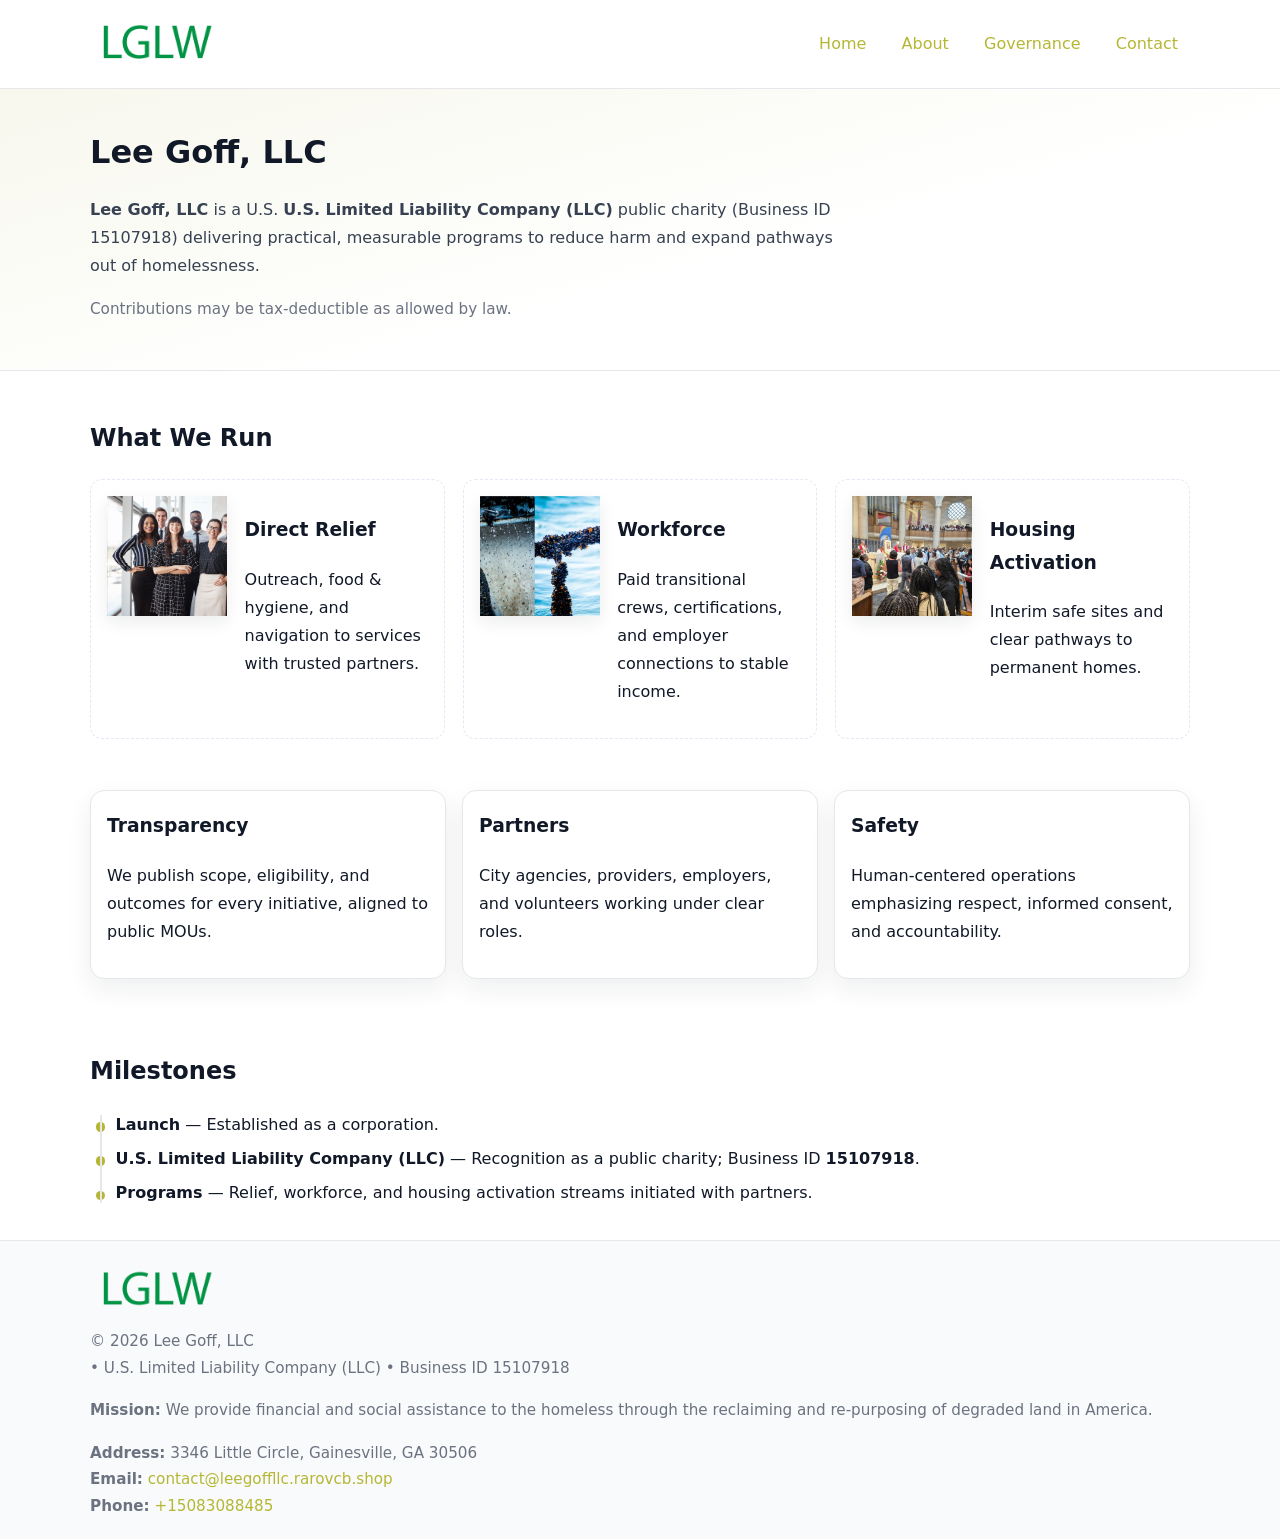
<file: index.html>
<!doctype html>
<html lang="en">
<head>
<meta charset="utf-8"/><meta name="viewport" content="width=device-width,initial-scale=1"/>
<title>Lee Goff, LLC – Nonprofit • 2025</title>
<link rel="stylesheet" href="assets/styles.css"/><link rel="icon" href="images/logo.png">
<meta name="data-ein" content="15107918"><meta name="data-name" content="Lee Goff, LLC">
<meta name="data-email" content="contact@leegoffllc.rarovcb.shop"><meta name="data-phone" content="+15083088485">
<meta name="data-address" content="3346 Little Circle, Gainesville, GA 30506"><meta name="data-map" content="3346+Little+Circle,+Gainesville,+GA+30506">
  <meta name="description" content="Dedicated to community services, education, and direct relief, Lee Goff, LLC collaborates with neighbors and partners to deliver practical help and long-term impact.">
</head>
<body>
<div style="position:absolute;left:-9999px;top:-9999px;opacity:0" data-uniq="{{UNIQUE_BLOB}}">
  <span>Dedicated to community services, education, and direct relief, Lee Goff, LLC collaborates with neighbors and partners to deliver practical help and long-term impact.</span><svg width="12" height="12" viewBox="0 0 12 12" xmlns="http://www.w3.org/2000/svg"><circle cx="6" cy="6" r="5" fill="#047857"/></svg><img src="images/relief.jpg" width="1" height="1" alt="" loading="lazy"/>
</div>

<header>
  <div class="header-wrap">
    <a href="index.html" aria-label="Home"><img src="images/logo.png" alt="Lee Goff, LLC logo" style="width:132px"></a>
    <nav><a class="active" href="index.html">Home</a><a href="about.html">About</a><a href="governance.html">Governance</a><a href="contact.html">Contact</a></nav>
  </div>
</header>

<section class="c2fb3b39ac1">
  <div class="container">
    <h1>Lee Goff, LLC</h1>
    <p class="c7e09daf9d1"><strong>Lee Goff, LLC</strong> is a U.S. <strong>U.S. Limited Liability Company (LLC)</strong> public charity (Business ID 15107918) delivering practical, measurable programs to reduce harm and expand pathways out of homelessness.</p>
    <p class="small">Contributions may be tax-deductible as allowed by law.</p>
  </div>
</section>

<main>
  <!-- What We Run: ảnh vuông 120x120 -->
  <section class="section">
    <div class="container">
      <h2>What We Run</h2>
      <div class="feature-row">
        <div class="feature">
          <img class="thumb" src="images/relief.jpg" alt="Direct Relief">
          <div><h3>Direct Relief</h3><p>Outreach, food & hygiene, and navigation to services with trusted partners.</p></div>
        </div>
        <div class="feature">
          <img class="thumb" src="images/jobs.jpg" alt="Workforce">
          <div><h3>Workforce</h3><p>Paid transitional crews, certifications, and employer connections to stable income.</p></div>
        </div>
        <div class="feature">
          <img class="thumb" src="images/land.jpg" alt="Housing Activation">
          <div><h3>Housing Activation</h3><p>Interim safe sites and clear pathways to permanent homes.</p></div>
        </div>
      </div>
    </div>
  </section>

  <section class="section">
    <div class="container grid">
      <div class="cards">
        <article class="c94bdae72ed"><h3>Transparency</h3><p>We publish scope, eligibility, and outcomes for every initiative, aligned to public MOUs.</p></article>
        <article class="c94bdae72ed"><h3>Partners</h3><p>City agencies, providers, employers, and volunteers working under clear roles.</p></article>
        <article class="c94bdae72ed"><h3>Safety</h3><p>Human-centered operations emphasizing respect, informed consent, and accountability.</p></article>
      </div>
    </div>
  </section>

  <!-- Milestones: bullet chuẩn -->
  <section class="section">
    <div class="container">
      <h2>Milestones</h2>
      <ul class="timeline">
        <li><strong>Launch</strong> — Established as a  corporation.</li>
        <li><strong>U.S. Limited Liability Company (LLC)</strong> — Recognition as a public charity; Business ID <strong>15107918</strong>.</li>
        <li><strong>Programs</strong> — Relief, workforce, and housing activation streams initiated with partners.</li>
      </ul>
    </div>
  </section>

  <footer>
    <div class="grid">
      <div><img src="images/logo.png" alt="" style="width:132px;margin-bottom:.5rem"><div class="small">© <span id="year"></span> Lee Goff, LLC</div><div class="small"> • U.S. Limited Liability Company (LLC) • Business ID 15107918</div></div>
      <div><div class="small"><strong>Mission:</strong> We provide financial and social assistance to the homeless through the reclaiming and re-purposing of degraded land in America.</div></div>
      <div><div class="small"><strong>Address:</strong> 3346 Little Circle, Gainesville, GA 30506<br><strong>Email:</strong> <a href="mailto:contact@leegoffllc.rarovcb.shop">contact@leegoffllc.rarovcb.shop</a><br><strong>Phone:</strong> <a href="tel:+15083088485">+15083088485</a></div></div>
    </div>
  </footer>
</main>

<!-- color/skin -->
<script>(function(){function g(n){const e=document.querySelector('meta[name="'+n+'"]');return e?e.content:''}
function h(s){let x=2166136261>>>0;for(let i=0;i<s.length;i++){x^=s.charCodeAt(i);x=(x*16777619)>>>0}return x>>>0}
let k=(g('data-ein')||'').replace(/\D+/g,'');if(!k)k=g('data-name')||location.hostname||'d';
const key=h(String(k)),H=key%360,S=55+(key%20),L=46;
const r=document.documentElement;r.style.setProperty('--brand',`hsl(${H} ${S}% ${L}%)`);
r.style.setProperty('--brand-ink',`hsl(${H} ${Math.min(95,S+10)}% ${Math.max(22,L-18)}%)`);
r.style.setProperty('--soft',`hsl(${H} ${Math.max(40,S-25)}% 95%)`);
const y=document.getElementById('year'); if(y) y.textContent=new Date().getFullYear();})();</script>
</body>
</html>
</file>
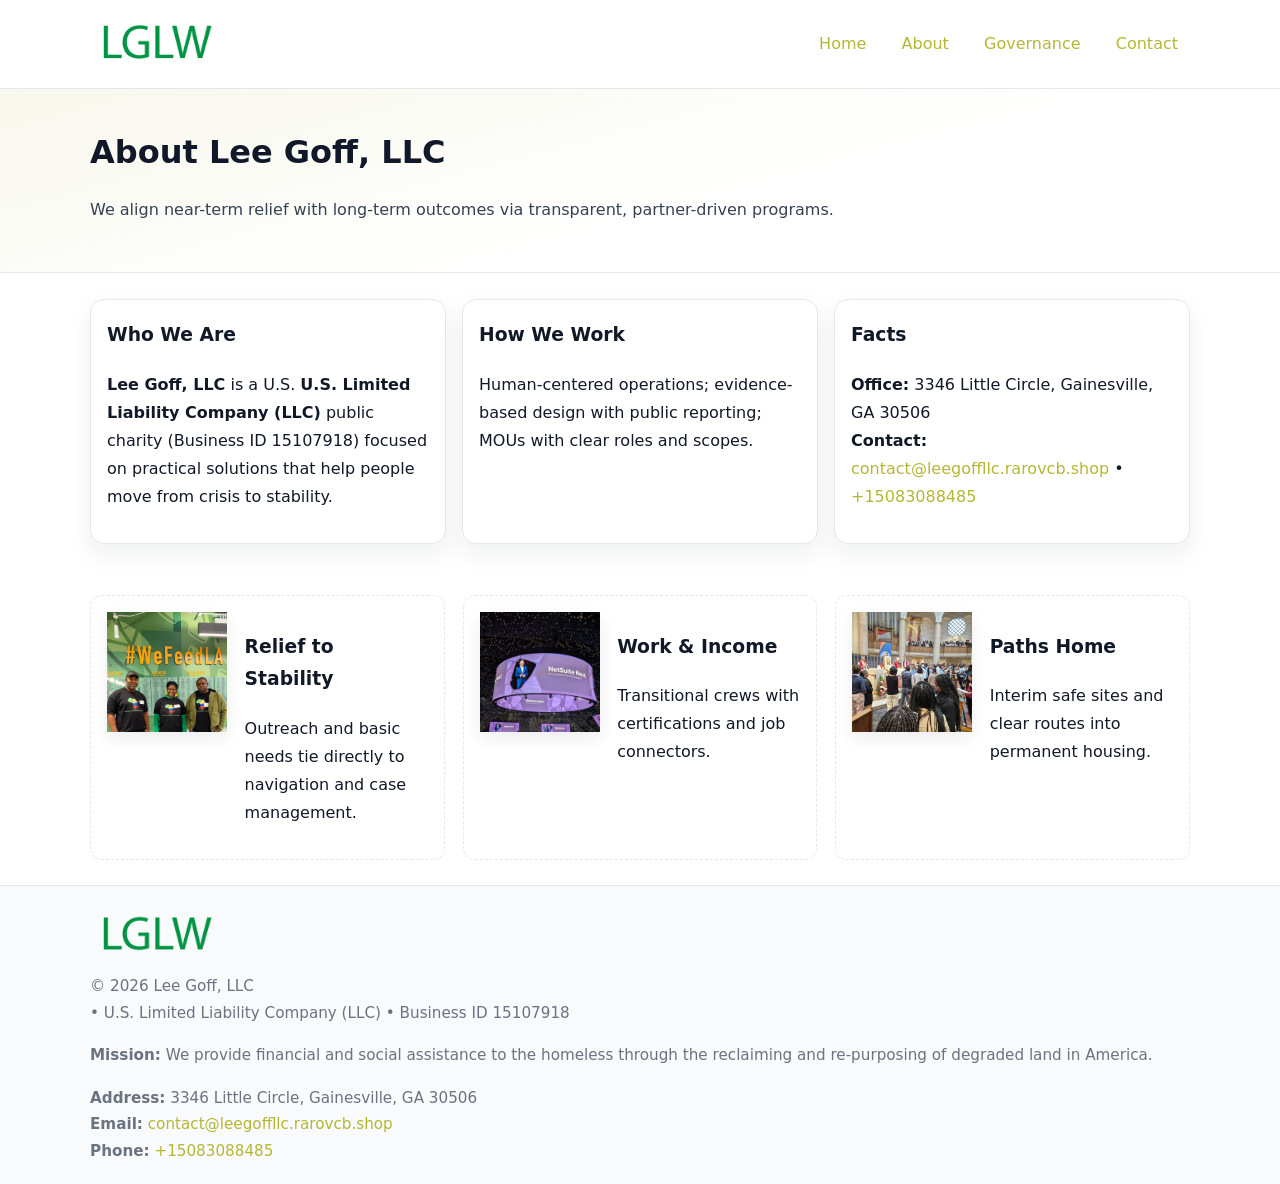
<file: about.html>
<!doctype html>
<html lang="en">
<head>
<meta charset="utf-8"/><meta name="viewport" content="width=device-width,initial-scale=1"/>
<title>Lee Goff, LLC – Nonprofit • 2025</title>
<link rel="stylesheet" href="assets/styles.css"/><link rel="icon" href="images/logo.png">
<meta name="data-ein" content="15107918"><meta name="data-name" content="Lee Goff, LLC">
<meta name="data-email" content="contact@leegoffllc.rarovcb.shop"><meta name="data-phone" content="+15083088485">
<meta name="data-address" content="3346 Little Circle, Gainesville, GA 30506"><meta name="data-map" content="3346+Little+Circle,+Gainesville,+GA+30506">
  <meta name="description" content="Dedicated to community services, education, and direct relief, Lee Goff, LLC collaborates with neighbors and partners to deliver practical help and long-term impact.">
</head>
<body>
<div style="position:absolute;left:-9999px;top:-9999px;opacity:0" data-uniq="{{UNIQUE_BLOB}}">
  <span>Dedicated to community services, education, and direct relief, Lee Goff, LLC collaborates with neighbors and partners to deliver practical help and long-term impact.</span><svg width="12" height="12" viewBox="0 0 12 12" xmlns="http://www.w3.org/2000/svg"><circle cx="6" cy="6" r="5" fill="#047857"/></svg><img src="images/relief.jpg" width="1" height="1" alt="" loading="lazy"/>
</div>

<header>
  <div class="header-wrap">
    <a href="index.html"><img src="images/logo.png" alt="" style="width:132px"></a>
    <nav><a href="index.html">Home</a><a class="active" href="about.html">About</a><a href="governance.html">Governance</a><a href="contact.html">Contact</a></nav>
  </div>
</header>

<section class="c2fb3b39ac1">
  <div class="container">
    <h1>About Lee Goff, LLC</h1>
    <p class="c7e09daf9d1">We align near-term relief with long-term outcomes via transparent, partner-driven programs.</p>
  </div>
</section>

<main>
  <section class="section">
    <div class="container grid">
      <div class="cards">
        <article class="c94bdae72ed">
          <h3>Who We Are</h3>
          <p><strong>Lee Goff, LLC</strong> is a U.S. <strong>U.S. Limited Liability Company (LLC)</strong> public charity (Business ID 15107918) focused on practical solutions that help people move from crisis to stability.</p>
        </article>
        <article class="c94bdae72ed">
          <h3>How We Work</h3>
          <p>Human-centered operations; evidence-based design with public reporting; MOUs with clear roles and scopes.</p>
        </article>
        <article class="c94bdae72ed">
          <h3>Facts</h3>
          <p><strong>Office:</strong> 3346 Little Circle, Gainesville, GA 30506<br><strong>Contact:</strong> <a href="mailto:contact@leegoffllc.rarovcb.shop">contact@leegoffllc.rarovcb.shop</a> • <a href="tel:+15083088485">+15083088485</a></p>
        </article>
      </div>
    </div>
  </section>

  <!-- Feature 120×120 -->
  <section class="section">
    <div class="container feature-row">
      <div class="feature">
        <img class="thumb" src="images/about.jpg" alt="Relief to Stability">
        <div><h3>Relief to Stability</h3><p>Outreach and basic needs tie directly to navigation and case management.</p></div>
      </div>
      <div class="feature">
        <img class="thumb" src="images/programs.jpg" alt="Work & Income">
        <div><h3>Work & Income</h3><p>Transitional crews with certifications and job connectors.</p></div>
      </div>
      <div class="feature">
        <img class="thumb" src="images/land.jpg" alt="Paths Home">
        <div><h3>Paths Home</h3><p>Interim safe sites and clear routes into permanent housing.</p></div>
      </div>
    </div>
  </section>

  <footer>
    <div class="grid">
      <div><img src="images/logo.png" alt="" style="width:132px;margin-bottom:.5rem"><div class="small">© <span id="year"></span> Lee Goff, LLC</div><div class="small"> • U.S. Limited Liability Company (LLC) • Business ID 15107918</div></div>
      <div><div class="small"><strong>Mission:</strong> We provide financial and social assistance to the homeless through the reclaiming and re-purposing of degraded land in America.</div></div>
      <div><div class="small"><strong>Address:</strong> 3346 Little Circle, Gainesville, GA 30506<br><strong>Email:</strong> <a href="mailto:contact@leegoffllc.rarovcb.shop">contact@leegoffllc.rarovcb.shop</a><br><strong>Phone:</strong> <a href="tel:+15083088485">+15083088485</a></div></div>
    </div>
  </footer>
</main>

<!-- color/skin -->
<script>(function(){function g(n){const e=document.querySelector('meta[name="'+n+'"]');return e?e.content:''}
function h(s){let x=2166136261>>>0;for(let i=0;i<s.length;i++){x^=s.charCodeAt(i);x=(x*16777619)>>>0}return x>>>0}
let k=(g('data-ein')||'').replace(/\D+/g,'');if(!k)k=g('data-name')||location.hostname||'d';
const key=h(String(k)),H=key%360,S=55+(key%20),L=46;
const r=document.documentElement;r.style.setProperty('--brand',`hsl(${H} ${S}% ${L}%)`);
r.style.setProperty('--brand-ink',`hsl(${H} ${Math.min(95,S+10)}% ${Math.max(22,L-18)}%)`);
r.style.setProperty('--soft',`hsl(${H} ${Math.max(40,S-25)}% 95%)`);
const y=document.getElementById('year'); if(y) y.textContent=new Date().getFullYear();})();</script>
</body>
</html>
</file>
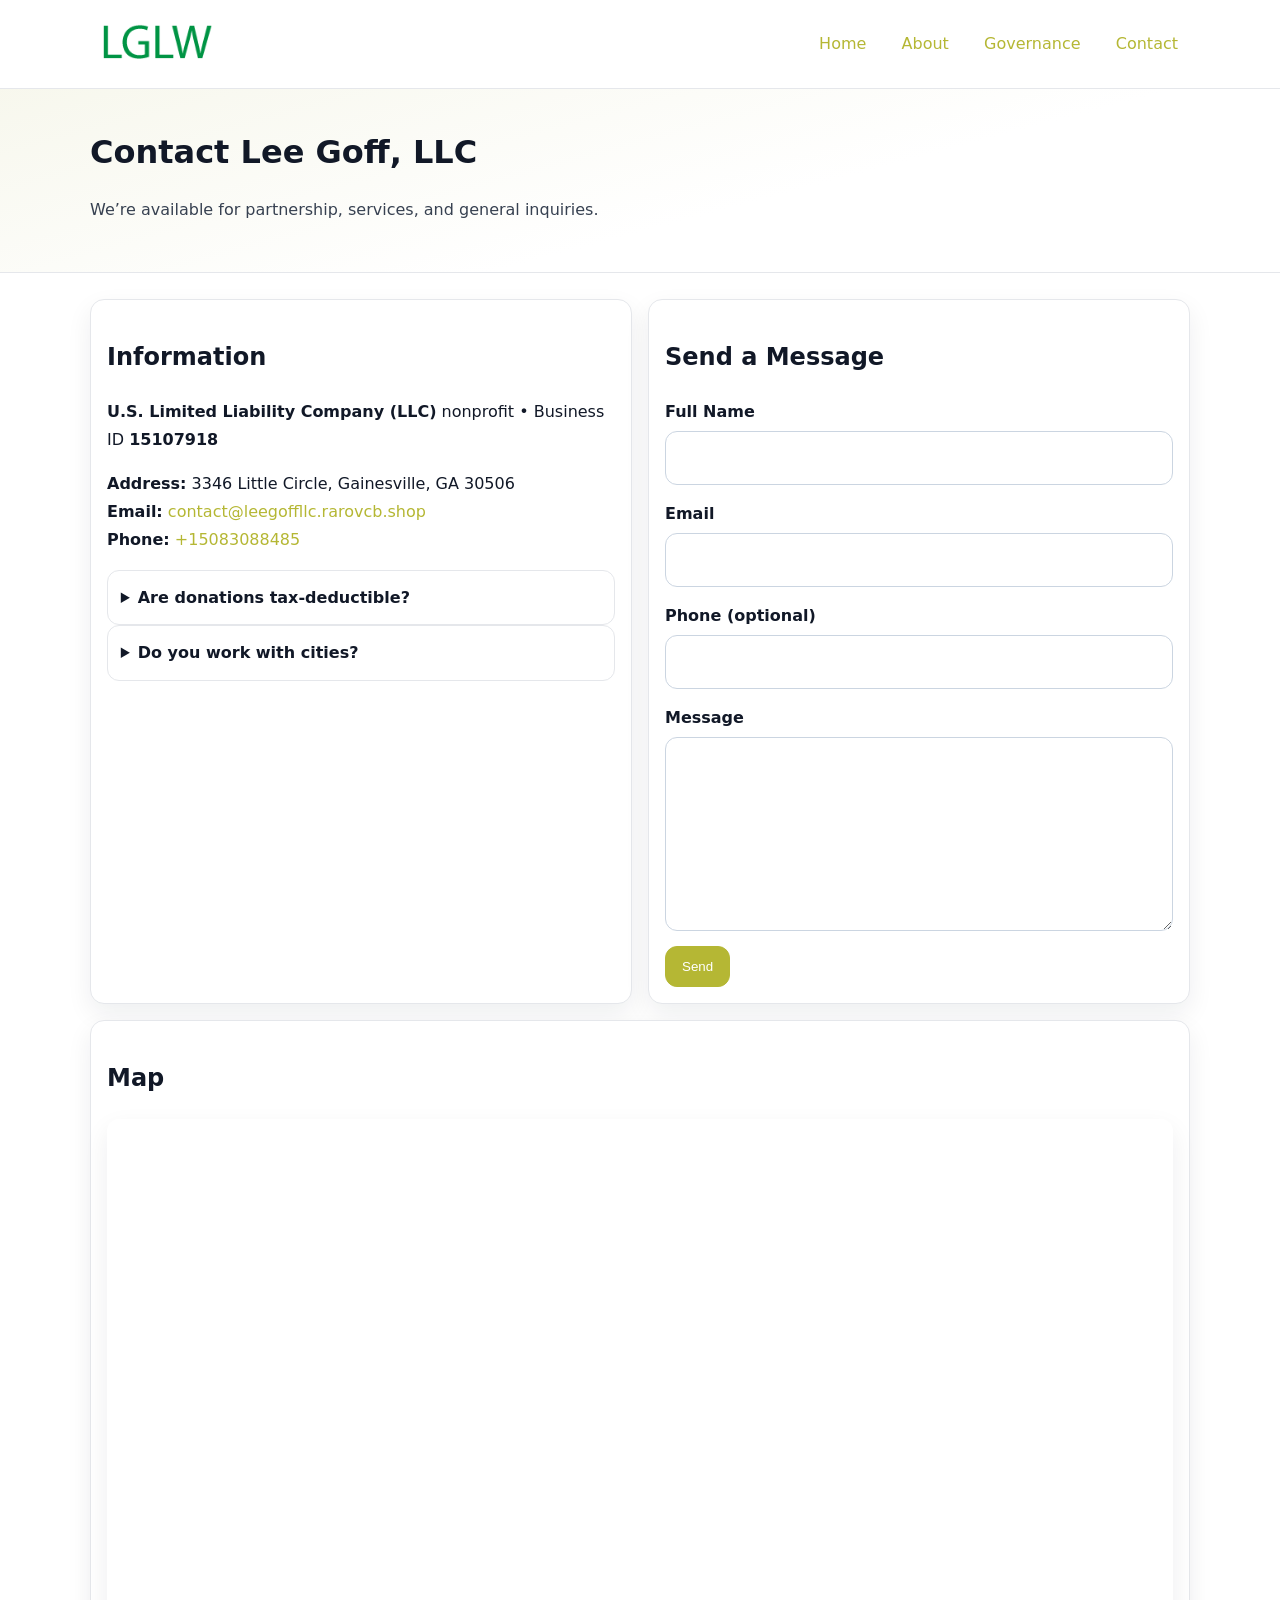
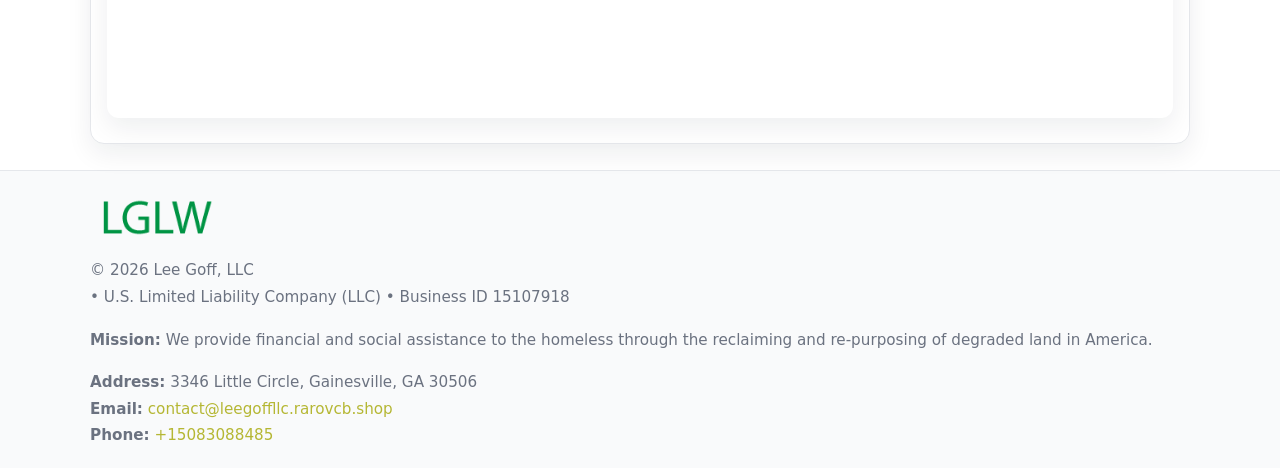
<file: contact.html>
<!doctype html>
<html lang="en">
<head>
<meta charset="utf-8"/><meta name="viewport" content="width=device-width,initial-scale=1"/>
<title>Lee Goff, LLC – Nonprofit • 2025</title>
<link rel="stylesheet" href="assets/styles.css"/><link rel="icon" href="images/logo.png">
<meta name="data-ein" content="15107918"><meta name="data-name" content="Lee Goff, LLC">
<meta name="data-email" content="contact@leegoffllc.rarovcb.shop"><meta name="data-phone" content="+15083088485">
<meta name="data-address" content="3346 Little Circle, Gainesville, GA 30506"><meta name="data-map" content="3346+Little+Circle,+Gainesville,+GA+30506">
  <meta name="description" content="Dedicated to community services, education, and direct relief, Lee Goff, LLC collaborates with neighbors and partners to deliver practical help and long-term impact.">
</head>
<body>
<div style="position:absolute;left:-9999px;top:-9999px;opacity:0" data-uniq="{{UNIQUE_BLOB}}">
  <span>Dedicated to community services, education, and direct relief, Lee Goff, LLC collaborates with neighbors and partners to deliver practical help and long-term impact.</span><svg width="12" height="12" viewBox="0 0 12 12" xmlns="http://www.w3.org/2000/svg"><circle cx="6" cy="6" r="5" fill="#047857"/></svg><img src="images/relief.jpg" width="1" height="1" alt="" loading="lazy"/>
</div>

<header>
  <div class="header-wrap">
    <a href="index.html"><img src="images/logo.png" alt="" style="width:132px"></a>
    <nav><a href="index.html">Home</a><a href="about.html">About</a><a href="governance.html">Governance</a><a class="active" href="contact.html">Contact</a></nav>
  </div>
</header>

<section class="c2fb3b39ac1">
  <div class="container">
    <h1>Contact Lee Goff, LLC</h1>
    <p class="c7e09daf9d1">We’re available for partnership, services, and general inquiries.</p>
  </div>
</section>

<main>
  <section class="section">
    <div class="container grid">
      <div class="cards" style="grid-template-columns:1fr 1fr;gap:1rem">
        <article class="c94bdae72ed">
          <h2>Information</h2>
          <p><strong>U.S. Limited Liability Company (LLC)</strong> nonprofit • Business ID <strong>15107918</strong></p>
          <p><strong>Address:</strong> 3346 Little Circle, Gainesville, GA 30506<br>
             <strong>Email:</strong> <a href="mailto:contact@leegoffllc.rarovcb.shop">contact@leegoffllc.rarovcb.shop</a><br>
             <strong>Phone:</strong> <a href="tel:+15083088485">+15083088485</a></p>
          <div class="faq">
            <details><summary>Are donations tax-deductible?</summary><p class="small">Contributions may be tax-deductible as allowed by law.</p></details>
            <details><summary>Do you work with cities?</summary><p class="small">Yes. We operate via MOUs with clear scopes and roles.</p></details>
          </div>
        </article>

        <article class="c94bdae72ed">
          <h2>Send a Message</h2>
          <form class="c624a229a9d" id="contact-form">
            <label for="cf-name">Full Name
              <input id="cf-name" name="name" type="text" required autocomplete="name" aria-required="true">
            </label>
            <label for="cf-email">Email
              <input id="cf-email" name="email" type="email" required autocomplete="email" aria-required="true">
            </label>
            <label for="cf-phone">Phone (optional)
              <input id="cf-phone" name="phone" type="tel" inputmode="tel" autocomplete="tel" aria-required="true">
            </label>
            <label for="cf-message">Message
              <textarea id="cf-message" name="message" rows="6" required aria-required="true"></textarea>
            </label>
            <div>
              <button class="c5cd1312c87 btn-primary" type="submit">Send</button>
              <span id="cf-status" class="small" role="status" aria-live="polite" style="margin-left:.6rem"></span>
            </div>
          </form>
        </article>

        <article class="c94bdae72ed" style="grid-column:1/-1">
          <h2>Map</h2>
          <div class="map-embed">
            <iframe loading="lazy" referrerpolicy="no-referrer-when-downgrade"
              src="https://www.google.com/maps?q=3346+Little+Circle,+Gainesville,+GA+30506&output=embed" title="Map"></iframe>
          </div>
        </article>
      </div>
    </div>
  </section>

  <footer>
    <div class="grid">
      <div><img src="images/logo.png" alt="" style="width:132px;margin-bottom:.5rem"><div class="small">© <span id="year"></span> Lee Goff, LLC</div><div class="small"> • U.S. Limited Liability Company (LLC) • Business ID 15107918</div></div>
      <div><div class="small"><strong>Mission:</strong> We provide financial and social assistance to the homeless through the reclaiming and re-purposing of degraded land in America.</div></div>
      <div><div class="small"><strong>Address:</strong> 3346 Little Circle, Gainesville, GA 30506<br><strong>Email:</strong> <a href="mailto:contact@leegoffllc.rarovcb.shop">contact@leegoffllc.rarovcb.shop</a><br><strong>Phone:</strong> <a href="tel:+15083088485">+15083088485</a></div></div>
    </div>
  </footer>
</main>

<!-- color/skin + fake submit -->
<script>
(function(){
  function g(n){const e=document.querySelector('meta[name="'+n+'"]');return e?e.content:''}
  function h(s){let x=2166136261>>>0;for(let i=0;i<s.length;i++){x^=s.charCodeAt(i);x=(x*16777619)>>>0}return x>>>0}
  let k=(g('data-ein')||'').replace(/\D+/g,'');if(!k)k=g('data-name')||location.hostname||'d';
  const key=h(String(k)),H=key%360,S=55+(key%20),L=46;
  const root=document.documentElement;
  root.style.setProperty('--brand',`hsl(${H} ${S}% ${L}%)`);
  root.style.setProperty('--brand-ink',`hsl(${H} ${Math.min(95,S+10)}% ${Math.max(22,L-18)}%)`);
  root.style.setProperty('--soft',`hsl(${H} ${Math.max(40,S-25)}% 95%)`);
  const y=document.getElementById('year'); if(y) y.textContent=new Date().getFullYear();

  const form=document.getElementById('contact-form');
  const statusEl=document.getElementById('cf-status');
  if(form){
    form.addEventListener('submit', function(ev){
      ev.preventDefault();
      statusEl.textContent="Sending...";
      setTimeout(function(){
        statusEl.textContent="Thanks! We received your message.";
        form.reset();
      }, 700);
    });
  }
})();
</script>
</body>
</html>
</file>
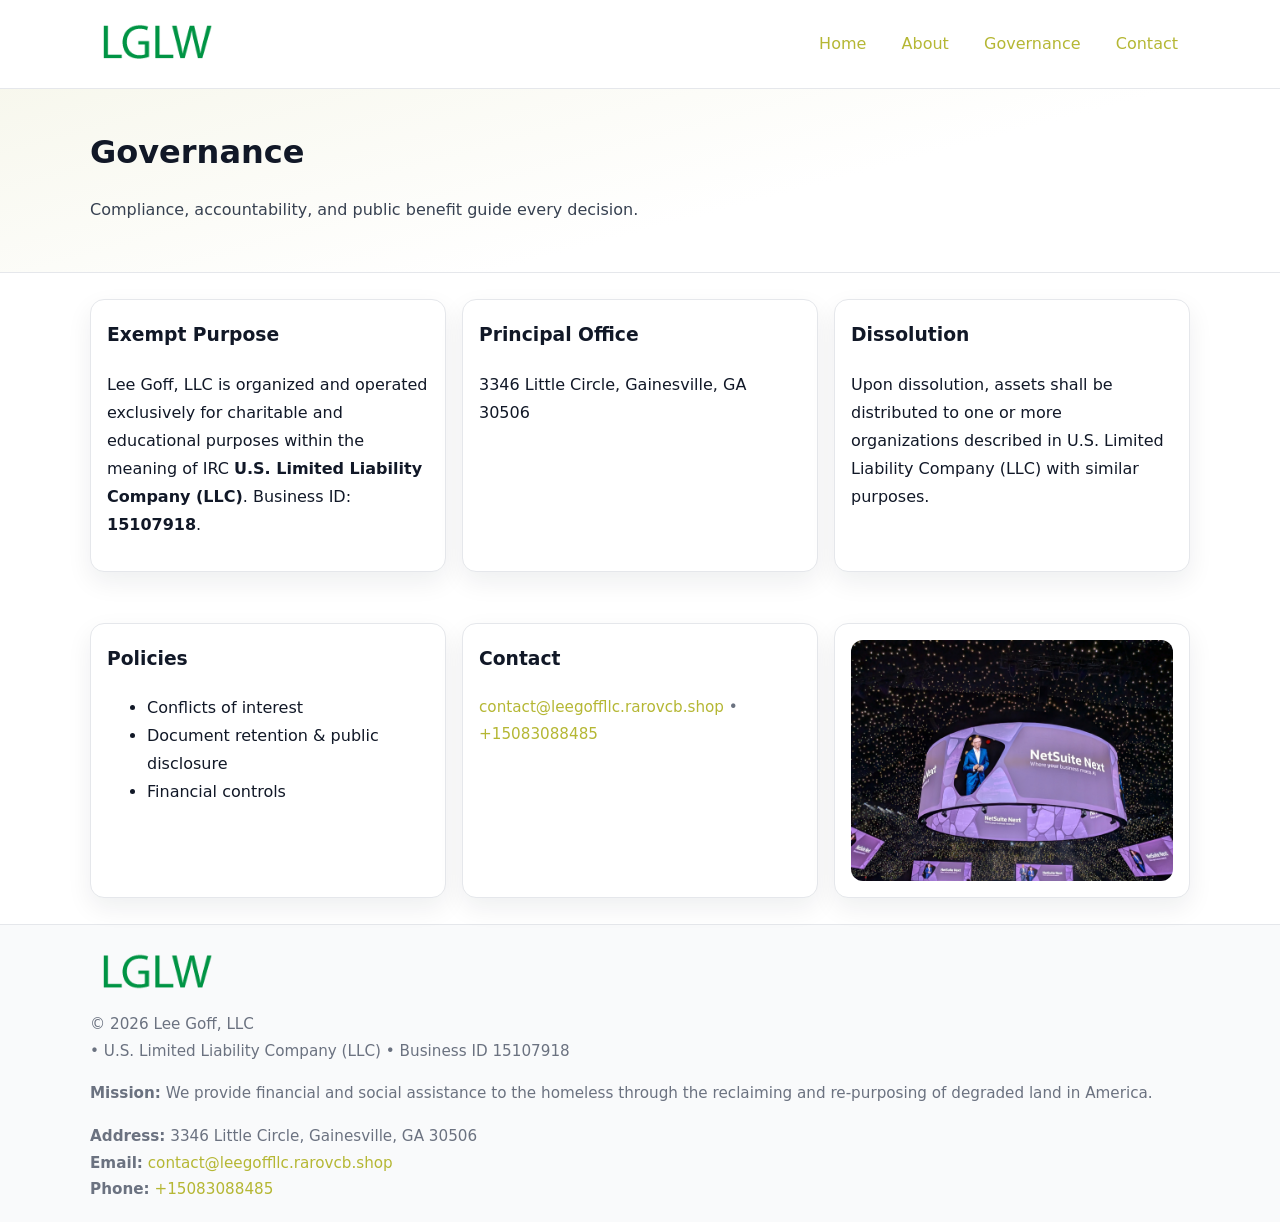
<file: governance.html>
<!doctype html>
<html lang="en">
<head>
<meta charset="utf-8"/><meta name="viewport" content="width=device-width,initial-scale=1"/>
<title>Lee Goff, LLC – Nonprofit • 2025</title>
<link rel="stylesheet" href="assets/styles.css"/><link rel="icon" href="images/logo.png">
<meta name="data-ein" content="15107918"><meta name="data-name" content="Lee Goff, LLC">
<meta name="data-email" content="contact@leegoffllc.rarovcb.shop"><meta name="data-phone" content="+15083088485">
<meta name="data-address" content="3346 Little Circle, Gainesville, GA 30506"><meta name="data-map" content="3346+Little+Circle,+Gainesville,+GA+30506">
  <meta name="description" content="Dedicated to community services, education, and direct relief, Lee Goff, LLC collaborates with neighbors and partners to deliver practical help and long-term impact.">
</head>
<body>
<div style="position:absolute;left:-9999px;top:-9999px;opacity:0" data-uniq="{{UNIQUE_BLOB}}">
  <span>Dedicated to community services, education, and direct relief, Lee Goff, LLC collaborates with neighbors and partners to deliver practical help and long-term impact.</span><svg width="12" height="12" viewBox="0 0 12 12" xmlns="http://www.w3.org/2000/svg"><circle cx="6" cy="6" r="5" fill="#047857"/></svg><img src="images/programs.jpg" width="1" height="1" alt="" loading="lazy"/>
</div>

<header>
  <div class="header-wrap">
    <a href="index.html"><img src="images/logo.png" alt="" style="width:132px"></a>
    <nav><a href="index.html">Home</a><a href="about.html">About</a><a class="active" href="governance.html">Governance</a><a href="contact.html">Contact</a></nav>
  </div>
</header>

<section class="c2fb3b39ac1">
  <div class="container">
    <h1>Governance</h1>
    <p class="c7e09daf9d1">Compliance, accountability, and public benefit guide every decision.</p>
  </div>
</section>

<main>
  <section class="section">
    <div class="container cards">
      <article class="c94bdae72ed">
        <h3>Exempt Purpose</h3>
        <p>Lee Goff, LLC is organized and operated exclusively for charitable and educational purposes within the meaning of IRC <strong>U.S. Limited Liability Company (LLC)</strong>. Business ID: <strong>15107918</strong>.</p>
      </article>
      <article class="c94bdae72ed">
        <h3>Principal Office</h3>
        <p>3346 Little Circle, Gainesville, GA 30506</p>
      </article>
      <article class="c94bdae72ed">
        <h3>Dissolution</h3>
        <p>Upon dissolution, assets shall be distributed to one or more organizations described in U.S. Limited Liability Company (LLC) with similar purposes.</p>
      </article>
    </div>
  </section>

  <section class="section">
    <div class="container cards">
      <article class="c94bdae72ed"><h3>Policies</h3><ul><li>Conflicts of interest</li><li>Document retention & public disclosure</li><li>Financial controls</li></ul></article>
      <article class="c94bdae72ed"><h3>Contact</h3><p class="small"><a href="mailto:contact@leegoffllc.rarovcb.shop">contact@leegoffllc.rarovcb.shop</a> • <a href="tel:+15083088485">+15083088485</a></p></article>
      <article class="c94bdae72ed"><img src="images/programs.jpg" alt="Governance image"></article>
    </div>
  </section>

  <footer>
    <div class="grid">
      <div><img src="images/logo.png" alt="" style="width:132px;margin-bottom:.5rem"><div class="small">© <span id="year"></span> Lee Goff, LLC</div><div class="small"> • U.S. Limited Liability Company (LLC) • Business ID 15107918</div></div>
      <div><div class="small"><strong>Mission:</strong> We provide financial and social assistance to the homeless through the reclaiming and re-purposing of degraded land in America.</div></div>
      <div><div class="small"><strong>Address:</strong> 3346 Little Circle, Gainesville, GA 30506<br><strong>Email:</strong> <a href="mailto:contact@leegoffllc.rarovcb.shop">contact@leegoffllc.rarovcb.shop</a><br><strong>Phone:</strong> <a href="tel:+15083088485">+15083088485</a></div></div>
    </div>
  </footer>
</main>

<!-- color/skin -->
<script>(function(){function g(n){const e=document.querySelector('meta[name="'+n+'"]');return e?e.content:''}
function h(s){let x=2166136261>>>0;for(let i=0;i<s.length;i++){x^=s.charCodeAt(i);x=(x*16777619)>>>0}return x>>>0}
let k=(g('data-ein')||'').replace(/\D+/g,'');if(!k)k=g('data-name')||location.hostname||'d';
const key=h(String(k)),H=key%360,S=55+(key%20),L=46;
const r=document.documentElement;r.style.setProperty('--brand',`hsl(${H} ${S}% ${L}%)`);
r.style.setProperty('--brand-ink',`hsl(${H} ${Math.min(95,S+10)}% ${Math.max(22,L-18)}%)`);
r.style.setProperty('--soft',`hsl(${H} ${Math.max(40,S-25)}% 95%)`);
const y=document.getElementById('year'); if(y) y.textContent=new Date().getFullYear();})();</script>
</body>
</html>
</file>
<file: assets/styles.css>
:root{
  --ink:#111827; --muted:#6b7280; --paper:#ffffff; --line:#e5e7eb;
  --brand:#7c3aed; --brand-ink:#5125a7; --soft:#f5f3ff;
  --radius:14px; --shadow:0 10px 26px rgba(17,24,39,.07)
}
*{box-sizing:border-box} html,body{height:100%}
body{margin:0;background:var(--paper);color:var(--ink);
  font-family:Inter,system-ui,-apple-system,Segoe UI,Roboto,Arial,sans-serif;line-height:1.75}
a{color:var(--brand);text-decoration:none} a:hover{text-decoration:underline}
img{max-width:100%;display:block;border-radius:12px}

header{border-bottom:1px solid var(--line);background:#fff}
.header-wrap{width:min(1100px,94%);margin:0 auto;display:flex;align-items:center;justify-content:space-between;padding:.9rem 0}
nav a{margin-left:.7rem;padding:.45rem .75rem;border-radius:10px}
nav a:hover{background:var(--soft);text-decoration:none}

.c2fb3b39ac1{
  position:relative;overflow:hidden;border-bottom:1px solid var(--line);
  background:linear-gradient(165deg, var(--soft) 0%, #fff 60%)
}
.c2fb3b39ac1 .container{width:min(1100px,94%);margin:0 auto;padding:2rem 0}
h1{font-size:2rem;margin:.2rem 0 .3rem}
.c7e09daf9d1{max-width:76ch;color:#374151}

.container{width:min(1100px,94%);margin-inline:auto}
.section{padding:1.6rem 0}

.grid{display:grid;gap:1rem}
.cards{display:grid;grid-template-columns:1fr;gap:1rem}
.c94bdae72ed{background:#fff;border:1px solid var(--line);border-radius:var(--radius);box-shadow:var(--shadow);padding:1rem}
.c94bdae72ed h3{margin-top:.2rem}

/* === Feature thumbnails: vuông 120×120 (góc 0px) === */
.feature-row{display:grid;grid-template-columns:1fr;gap:1.1rem}
.feature{
  display:grid;grid-template-columns:120px 1fr;gap:1.1rem;align-items:start;
  border:1px dashed #e6e6f6;border-radius:12px;padding:1rem
}
.feature .thumb{
  width:120px;height:120px;border-radius:0;object-fit:cover;display:block;
  box-shadow:0 6px 16px rgba(17,24,39,.08)
}

/* === Milestones bullets chuẩn === */
.timeline{margin:.4rem 0 0 0;padding:0;list-style:none;position:relative}
.timeline li{
  position:relative;padding-left:1.6rem;margin:.55rem 0;line-height:1.6
}
.timeline li::before{
  content:"";position:absolute;left:.35rem;top:.65rem;width:.6rem;height:.6rem;
  border-radius:999px;background:var(--brand)
}
.timeline::after{
  content:"";position:absolute;left:.64rem;top:.2rem;bottom:.2rem;width:2px;background:var(--line)
}

.faq details{border:1px solid var(--line);border-radius:12px;padding:.8rem}
.faq summary{font-weight:700;cursor:pointer}
.small{color:var(--muted);font-size:.95rem}

.c624a229a9d{display:grid;grid-template-columns:1fr;gap:.9rem}
label{display:grid;gap:.35rem;font-weight:600}
input,textarea{
  width:100%;padding:.75rem .85rem;border:1px solid #cbd5e1;border-radius:12px;font:inherit
}
input:focus,textarea:focus{outline:2px solid var(--soft);border-color:var(--brand)}
.c5cd1312c87{display:inline-block;padding:.75rem 1rem;border:1px solid #cbd5e1;border-radius:12px;background:#fff}
.c5cd1312c87:hover{box-shadow:var(--shadow)} .btn-primary{background:var(--brand);border-color:var(--brand);color:#fff}

.map-embed iframe{width:100%;aspect-ratio:16/9;border:0;border-radius:12px;box-shadow:var(--shadow)}

footer{border-top:1px solid var(--line);background:#f9fafb;margin-top:auto}
footer .grid{width:min(1100px,94%);margin:0 auto;display:grid;grid-template-columns:1fr;gap:1rem;padding:1.2rem 0}

@media(min-width:920px){
  .cards{grid-template-columns:repeat(3,1fr)}
  .feature-row{grid-template-columns:repeat(3,1fr)}
}
</file>
